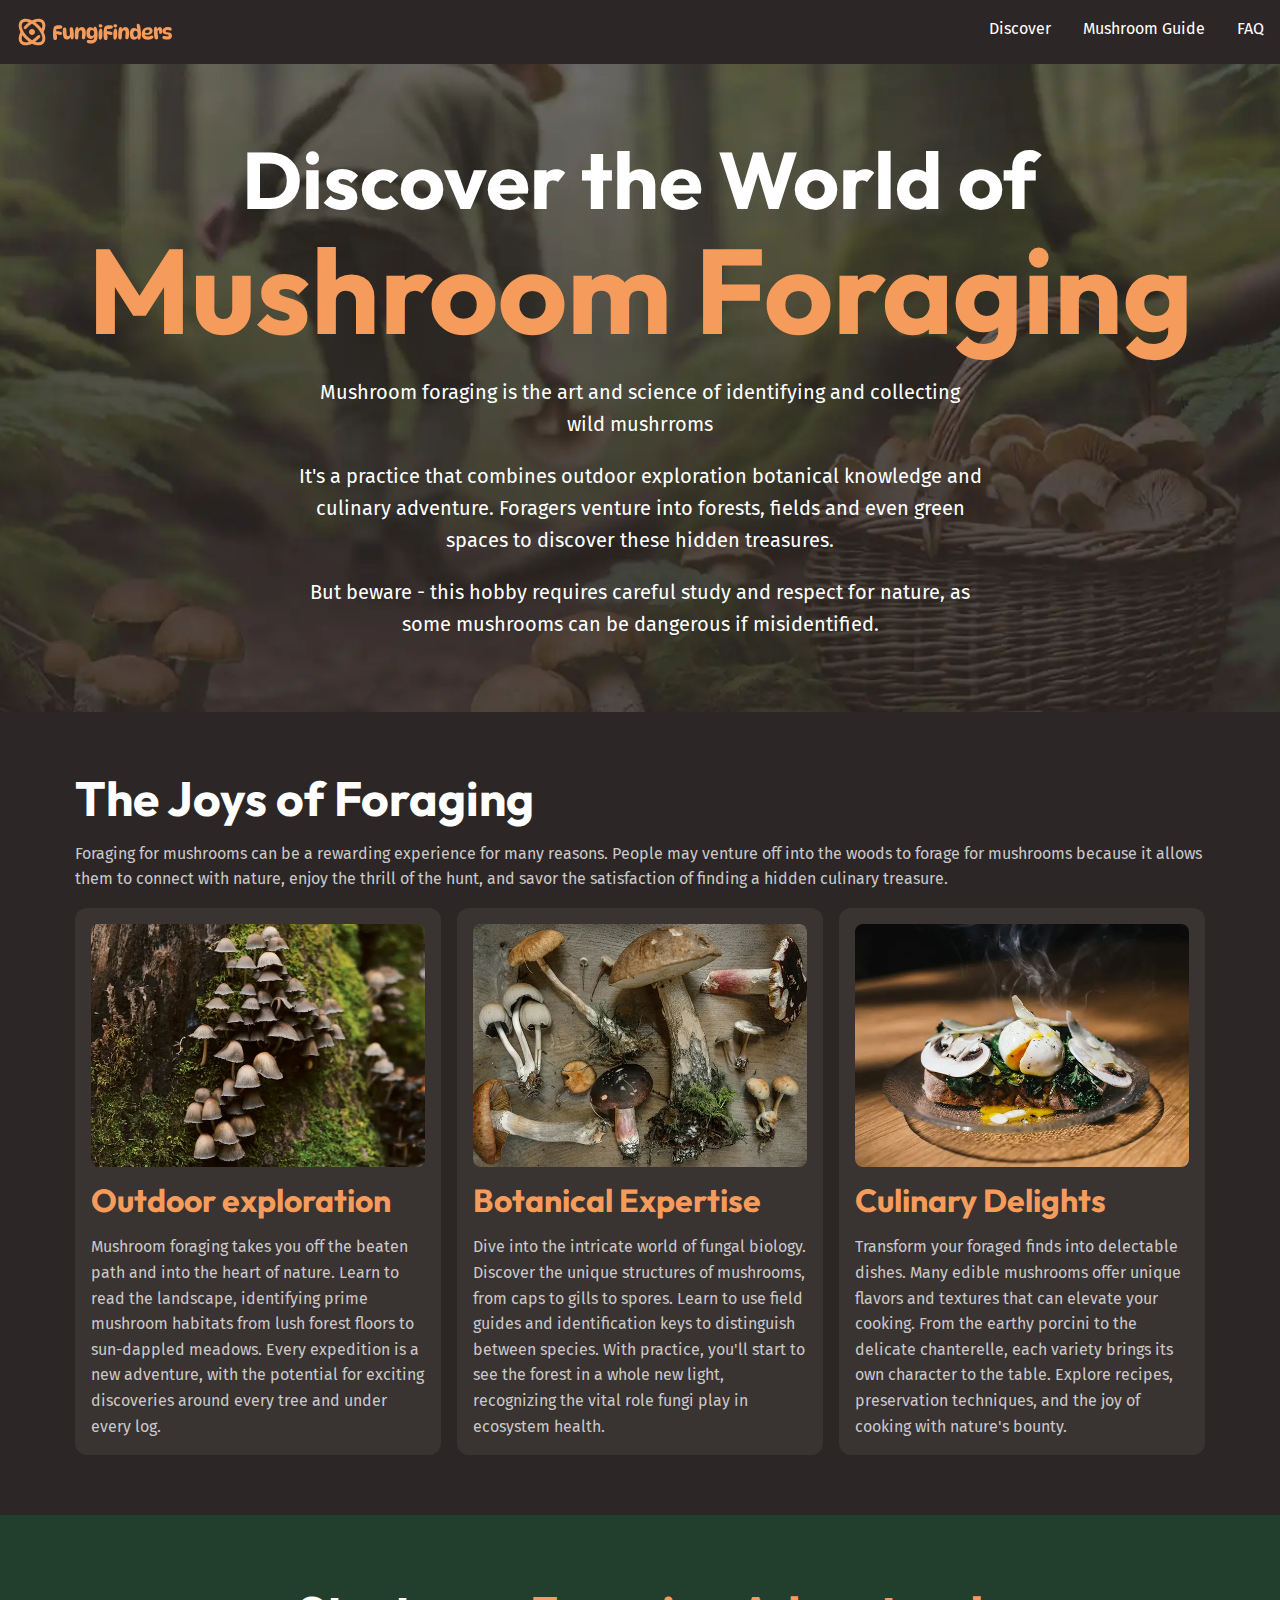
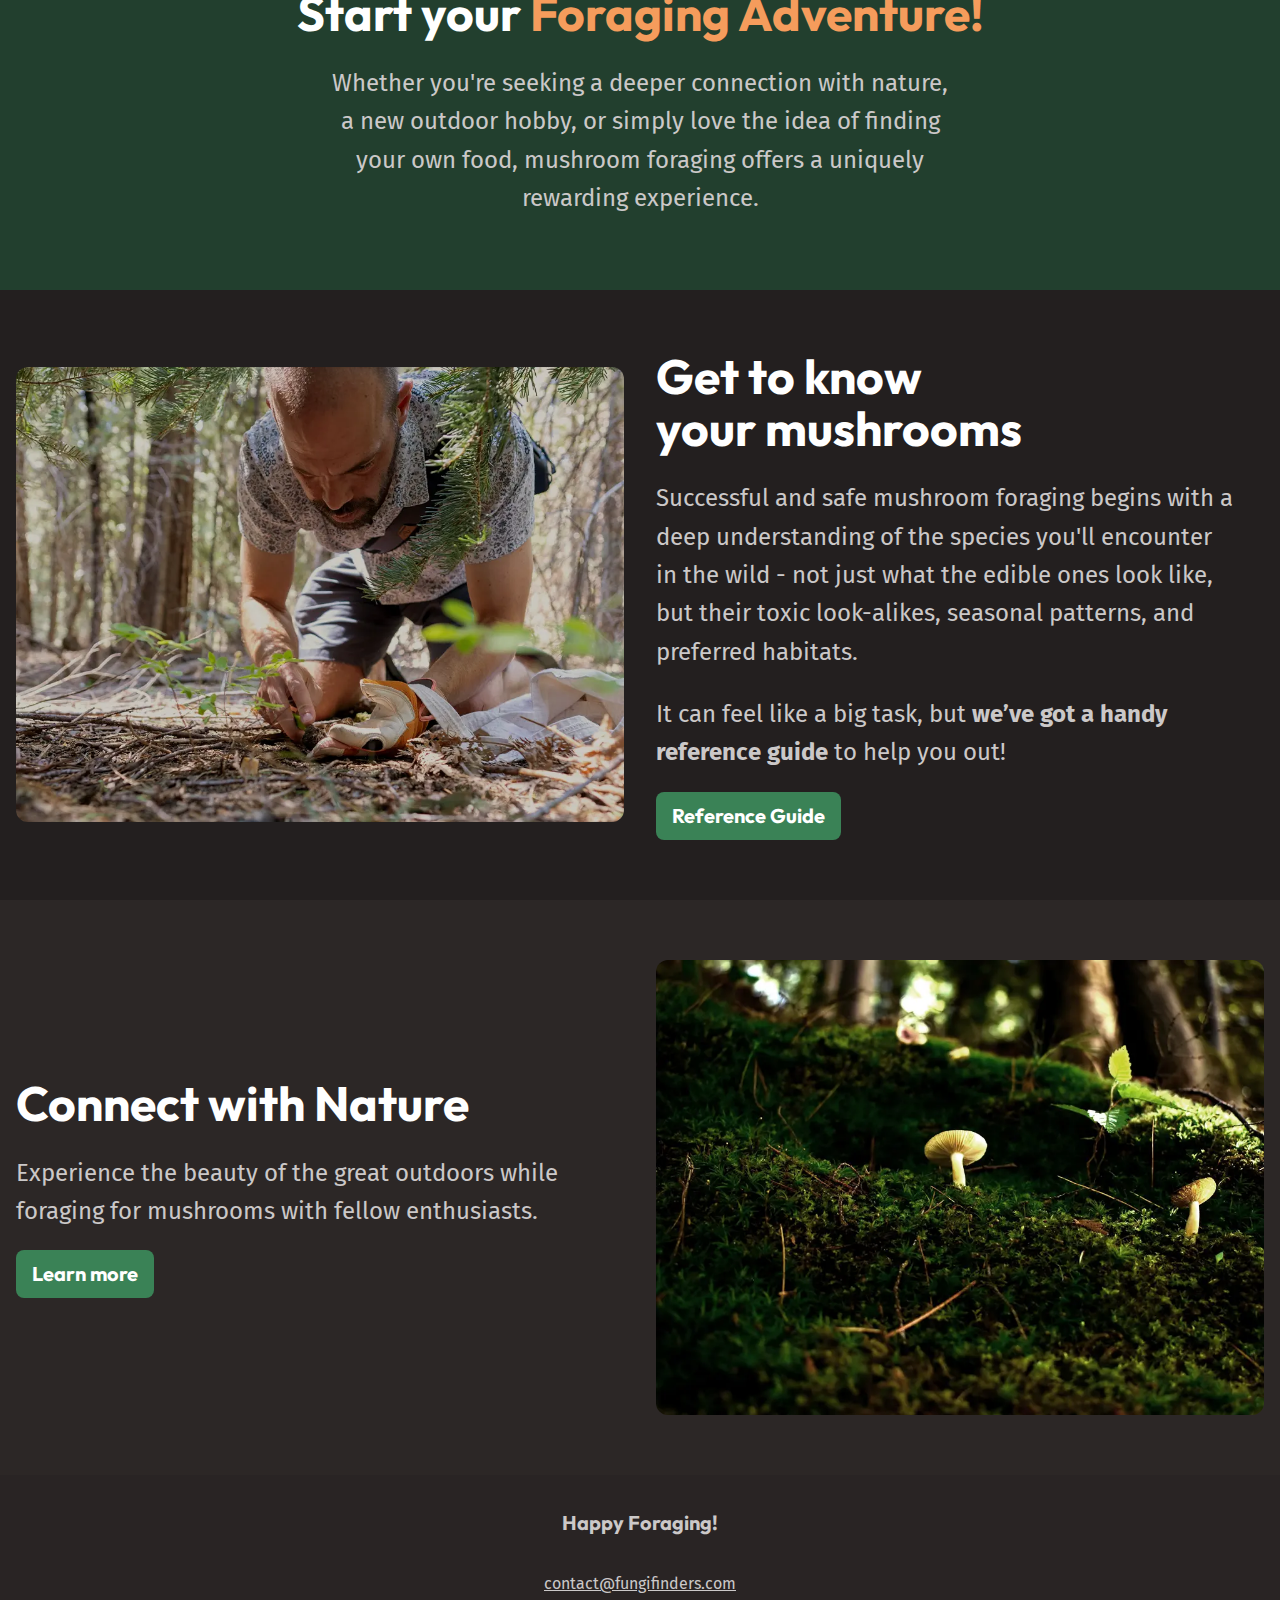
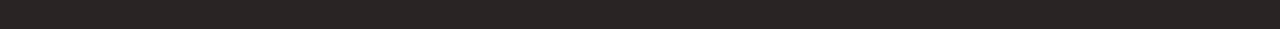
<file: index.html>
<!DOCTYPE html>
<html lang="en">
<head>
    <meta charset="UTF-8">
    <meta name="viewport" content="width=device-width, initial-scale=1.0">
    <link rel="preconnect" href="https://fonts.googleapis.com" />
    <link rel="preconnect" href="https://fonts.gstatic.com" crossorigin />
    <link
      href="https://fonts.googleapis.com/css2?family=Fira+Sans:wght@400;700&family=Outfit:wght@100..900&display=swap"
      rel="stylesheet"
    />
    <link rel="stylesheet" href="style.css"/>
    <script src="main.js" defer></script>
    <title>FungiFinders</title>
</head>
<body>
  <a class="skip-to-main" href="#main">Skip to main menu content</a>
    <header class="site-header">
        <div class="wrapper wrapper--wide">
          <div class="site-header__inner">
        <a href="/">
            <img class="logo" src="assets/fungi-finders.svg" />
        </a>
        <button aria-controls="primary-nav" aria-expanded="false">
          <img src="assets/hamburger.svg" alt="" />
            <span class="visually-hidden">Menu</span>
        </button>
        <nav id="primary-nav" class="primary-navigation">
            <ul>
                <li><a href="index.html">Discover</a></li>
                <li><a href="indexpage2.html">Mushroom Guide</a></li>
                <li><a href="indexpage2.html#faq">FAQ</a></li>
            </ul>
        </nav>
        </div>
      </div>  
    </header>

    <main id="main">
        <section class="hero section--compact flow">
          <div class="wrapper wrapper--wide">
            <h1 class="hero__title">Discover the World of <span>Mushroom Foraging</span></h1>
          </div> 
            <div class="wrapper wrapper--narrow flow">
            <p>
                Mushroom foraging is the art and science of identifying and collecting wild mushrroms
            </p>
            <p>
                It's a practice that combines outdoor exploration botanical knowledge and
                culinary adventure.  Foragers venture into forests, fields and even green spaces
                to discover these hidden treasures.
            </p>
            <p>
                But beware - this hobby requires careful study and respect for nature, 
                as some mushrooms can be dangerous if misidentified.
            </p>
          
        </div>
        </section>

        <section class="section">
          <div class="wrapper flow">
            <h2 class="section-title">The Joys of Foraging</h2>
            <p>Foraging for mushrooms can be a rewarding experience for many reasons.
                People may venture off into the woods to forage for mushrooms because
                it allows them to connect with nature, enjoy the thrill of the hunt, 
                and savor the satisfaction of finding a hidden culinary treasure.
            </p>
        

        <!--3 column layout-->
        <div class="equal-columns">
        <div class="card">
        <img src="assets/outdoor-exploration.webp" alt="Tightly grouped brown mushrooms growing up the side of a mossy tree trunk" />
        
            <h3 class="card__title">Outdoor exploration</h3>
            <p>
                Mushroom foraging takes you off the beaten path and into the
                heart of nature. Learn to read the landscape, identifying prime
                mushroom habitats from lush forest floors to sun-dappled
                meadows. Every expedition is a new adventure, with the potential
                for exciting discoveries around every tree and under every log.
            </p>
        </div>
        <div class="card">
            <img
              src="assets/botanical-expertise.webp"
              alt="Various harvested wild mushrooms on a table"
            />
            <h3 class="card__title">Botanical Expertise</h3>
            <p>
              Dive into the intricate world of fungal biology. Discover the
              unique structures of mushrooms, from caps to gills to spores.
              Learn to use field guides and identification keys to distinguish
              between species. With practice, you'll start to see the forest
              in a whole new light, recognizing the vital role fungi play in
              ecosystem health.
            </p>
          </div>
          <div class="card">
            <img
              src="assets/culinary-delight.webp"
              alt="A freshly cooked plate of food, still steaming, with several mushroom slices on it"
            />
            <h3 class="card__title">Culinary Delights</h3>
            <p>
              Transform your foraged finds into delectable dishes. Many edible
              mushrooms offer unique flavors and textures that can elevate
              your cooking. From the earthy porcini to the delicate
              chanterelle, each variety brings its own character to the table.
              Explore recipes, preservation techniques, and the joy of cooking
              with nature's bounty.
            </p>
          </div>
        </div>
        </div>
      </section>

        <section class="background-accent section--compact">
            <div class="wrapper wrapper--narrow">
              <div class="flow font-size-lg text-center">
                <h2 class="section-title">Start your <span class="text-brand">Foraging Adventure!</span></h2>
                <p>Whether you're seeking a deeper connection with nature, a new
                    outdoor hobby, or simply love the idea of finding your own food,
                    mushroom foraging offers a uniquely rewarding experience.
                  </p>
              </div>
            </div>
        </section>

        <section class="background-extra-dark section">
          <!--two columns-->
            <div class="wrapper wrapper--wide">
                <div class="equal-columns" 
                data-gap="large"
                data-alignment="centered">

                    
                    <div>
                        <img
                        src="assets/get-to-know.webp"
                        alt="A man on his hands and knees carefully digging a mushroom out of the forest floor"
                      />  
                    </div>
                    <div class="flow font-size-lg">
                        <h2 class="section-title">Get to know your mushrooms</h2>
                        <p>
                          Successful and safe mushroom foraging begins with a deep
                          understanding of the species you'll encounter in the wild - not
                          just what the edible ones look like, but their toxic
                          look-alikes, seasonal patterns, and preferred habitats.
                        </p>
                        <p>
                          It can feel like a big task, but
                          <strong>we’ve got a handy reference guide</strong> to help you
                          out!
                        </p>
                        <a class="button" href="/mushroom-guide.html"
                          ><span class="visually-hidden"
                            >Get to know your mushrooms by using our handy</span>
                          Reference Guide</a>  
                    </div>
                </div>
            </div>
        </section>

        <section class="section">
          <!--two columns-->
            <div class="wrapper wrapper--wide">
                <div class="equal-columns"
                    data-gap="large"
                    data-alignment="centered">
               
             <div class="flow font-size-lg">
                <h2 class="section-title">Connect with Nature</h2>
                <p>
                  Experience the beauty of the great outdoors while foraging for
                  mushrooms with fellow enthusiasts.
                </p>
                <a class="button" href="#"
                  >Learn more
                  <span class="visually-hidden"
                    >about mushrooms with our handy mushroom guide</span>
                </a>
              </div>
              <div>
                <img
                  src="assets/nature.webp"
                  alt="A few small yellowish mushrooms growing on a mossy forest floor"
                />
              </div>     
                </div>
            </div>
        </section>           
    </main>

    <footer class="site-footer">
        <p class="site-footer__title">Happy Foraging!</p>
        <a href="mailto:contact@fungifinders.com">contact@fungifinders.com</a>  
    </footer>
    
</body>
</html>
</file>
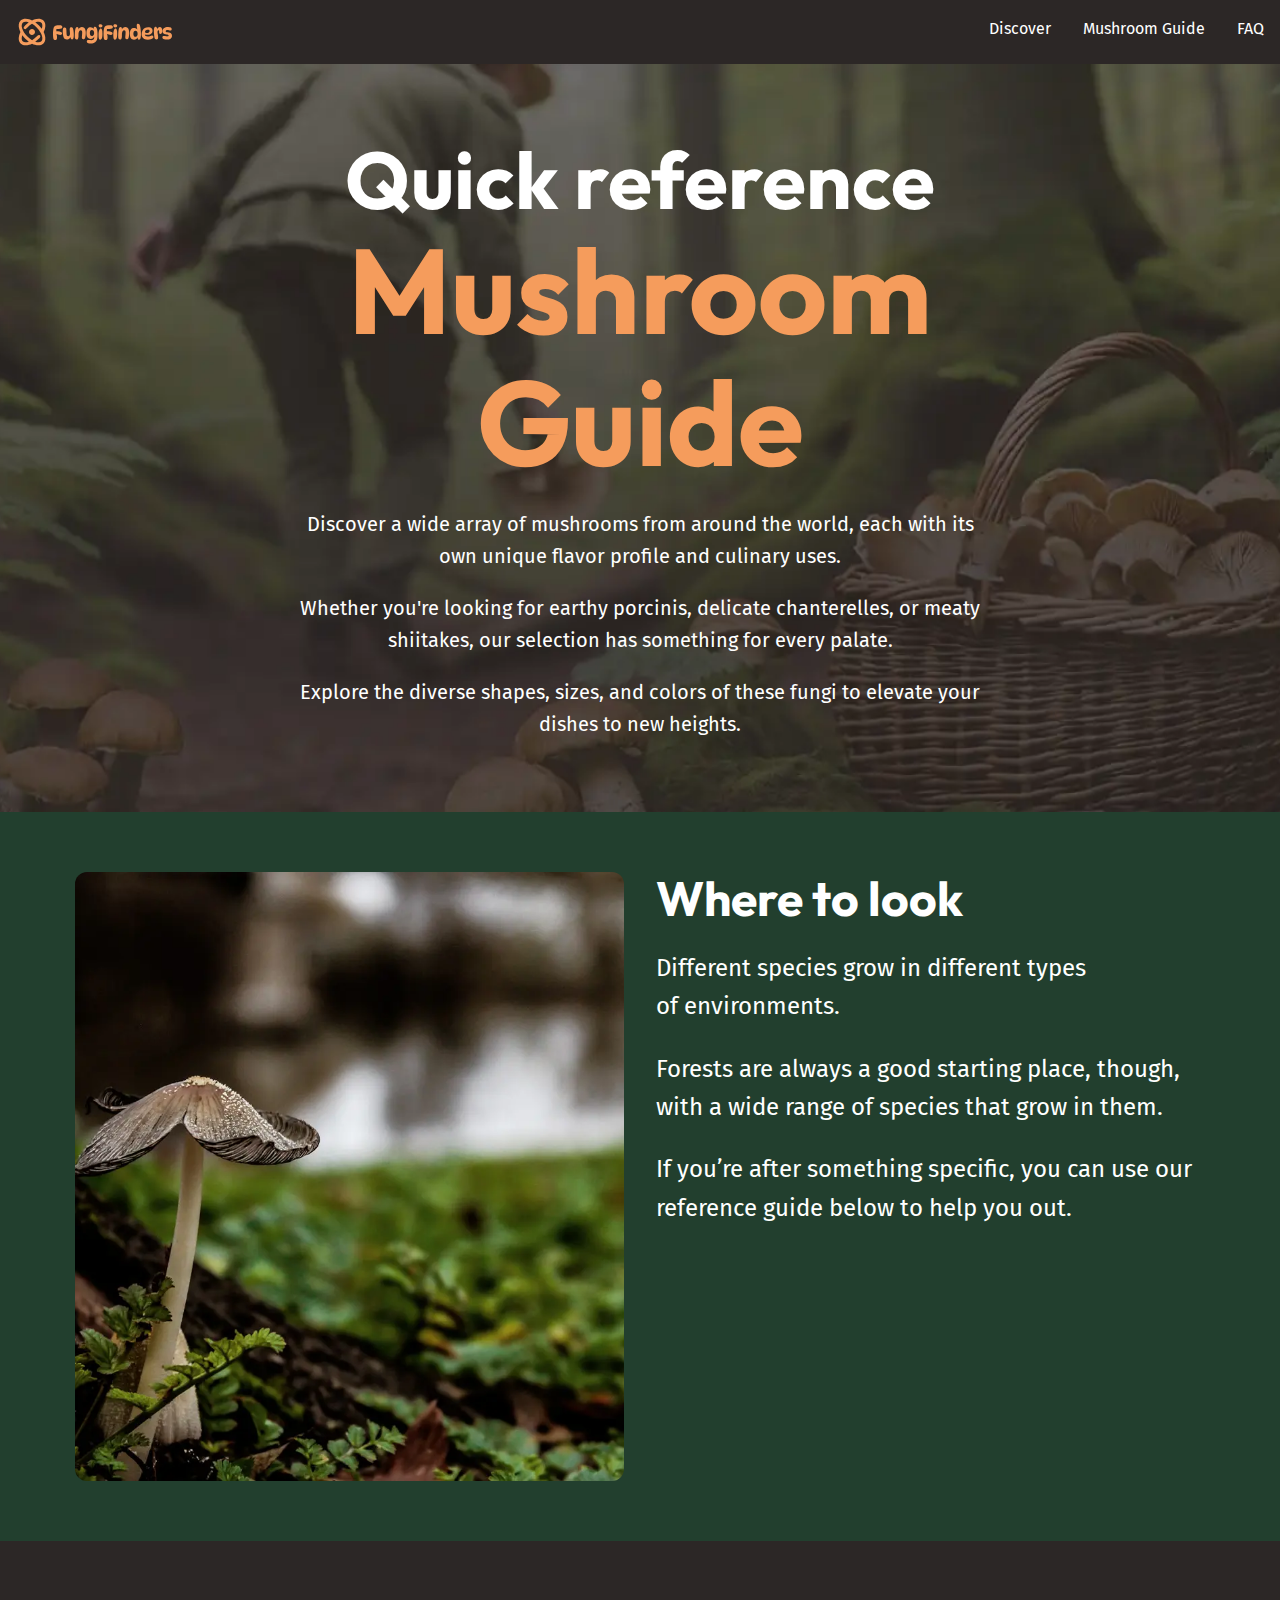
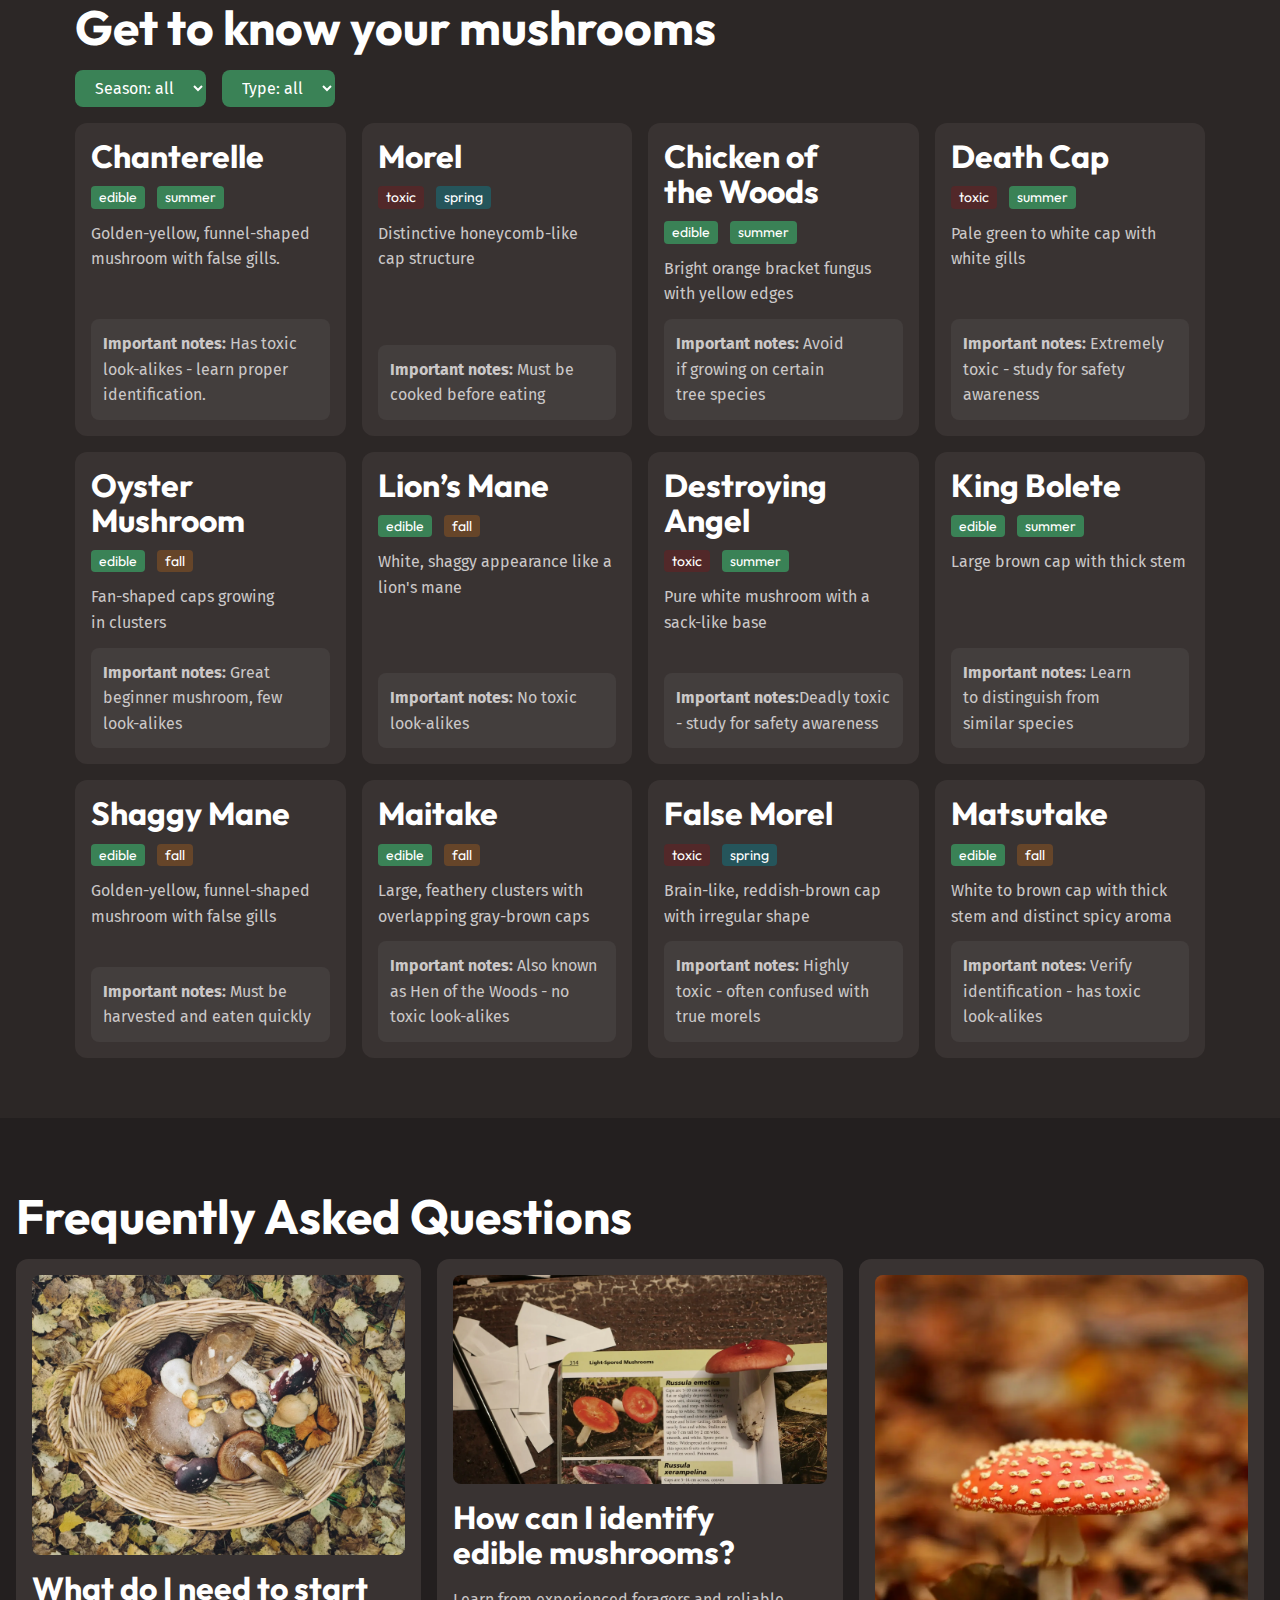
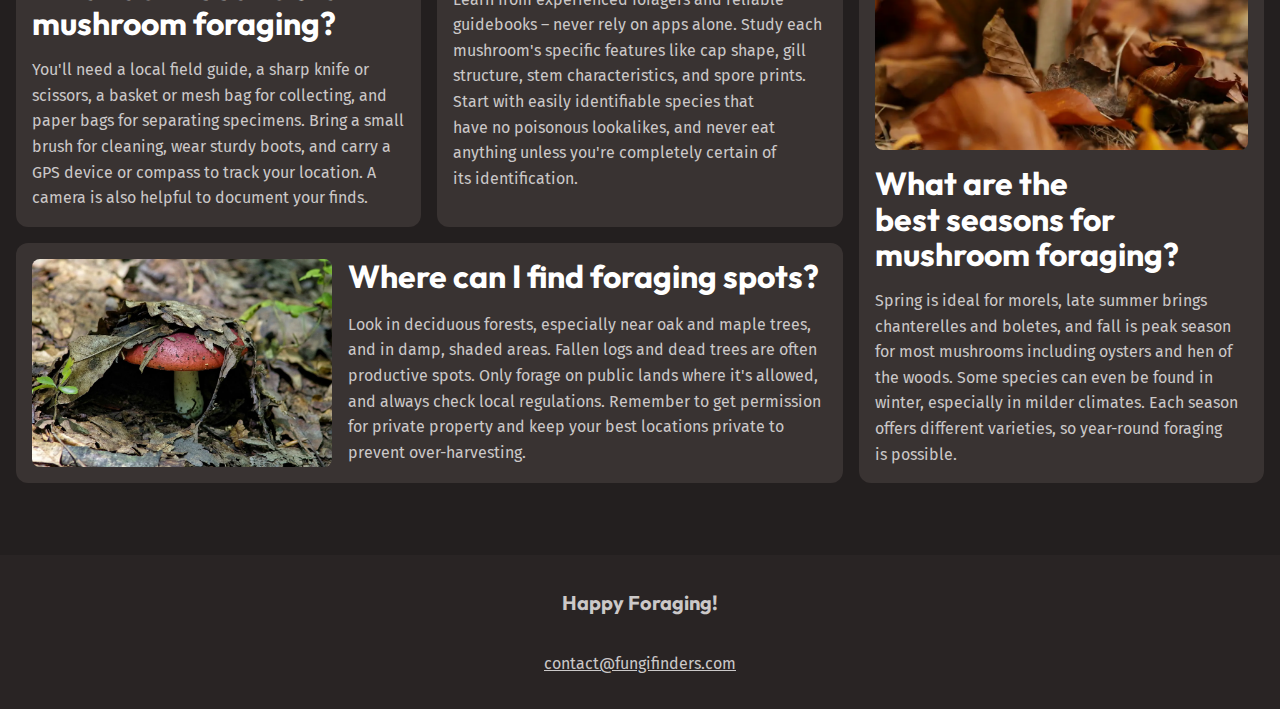
<file: indexpage2.html>
<!DOCTYPE html>
<html lang="en">
<head>
    <meta charset="UTF-8">
    <meta name="viewport" content="width=device-width, initial-scale=1.0">
    <link rel="preconnect" href="https://fonts.googleapis.com" />
    <link rel="preconnect" href="https://fonts.gstatic.com" crossorigin />
    <link
      href="https://fonts.googleapis.com/css2?family=Fira+Sans:wght@400;700&family=Outfit:wght@100..900&display=swap"
      rel="stylesheet"
    />
    <link rel="stylesheet" href="style.css"/>
    <script src="main.js" defer></script>
    <script src="mushroom-filter.js" defer></script>
    <title>FungiFinders</title>
</head>
<body>
  <a class="skip-to-main" href="#main">Skip to main menu content</a>
    <header class="site-header">
        <div class="wrapper wrapper--wide">
          <div class="site-header__inner">
        <a href="/">
            <img class="logo" src="assets/fungi-finders.svg" />
        </a>
        <button aria-controls="primary-nav" aria-expanded="false">
          <img src="assets/hamburger.svg" alt="" />
            <span class="visually-hidden">Menu</span>
        </button>
        <nav id="primary-nav" class="primary-navigation">
            <ul>
                <li><a href="index.html">Discover</a></li>
                <li><a href="indexpage2.html">Mushroom Guide</a></li>
                <li><a href="indexpage2.html#faq">FAQ</a></li>
            </ul>
        </nav>
        </div>
      </div>  
    </header>

    <main id="main">
        <section class="hero section--compact flow">
          <div class="wrapper wrapper--narrow">
            <h1 class="hero__title">Quick reference <span>Mushroom Guide</span></h1>
          </div> 
            <div class="wrapper wrapper--narrow flow">
            <p>
              Discover a wide array of mushrooms from around the world, 
              each with its own unique flavor profile and culinary uses.
            </p>
            <p>
              Whether you're looking for earthy porcinis, delicate chanterelles, 
              or meaty shiitakes, our selection has something for every palate.
            </p>
            <p>
              Explore the diverse shapes, sizes, and colors of these fungi to elevate your dishes to new heights.
            </p>
          
        </div>
        </section>

        <!-- where to look -->
        <section class="background-accent section">
          <div class="wrapper">
            <div class="equal-columns"
              data-gap="large"
              data-vertical-alignment="centered">
            
              <div>
                <img src="assets/where-to-look.webp" alt="A closeup of a mushroom growing on a lush green forest floor">
              </div>
              <div class="flow font-size-lg text-high-contrast">
                <h2 class="section-title">Where to look</h2>
                <p>Different species grow in different types of environments.</p>
                <p>Forests are always a good starting place, though, with a wide range of species that grow in them.</p>
                <p>If you’re after something specific, you can use our reference guide below to help you out.</p>
              </div>
            </div>
          </div>
        
        </section>

        <section class="mushroom-guide section">
          <div class="wrapper flow">
            <h2 class="section-title">Get to know your mushrooms</h2>
          <div class="flex-group">
            <select name="season" id="season" hidden>
              <option value="all">Season: all</option>
              <option value="spring">Spring</option>
              <option value="summer">Summer</option>
              <option value="fall">Fall</option>
            </select>
            <select name="edible" id="edible" hidden>
              <option value="all">Type: all</option>
              <option value="edible">Edible</option>
              <option value="toxic">Toxic</option>
            </select>
          </div>
            <!-- grid of mushrooms -->
            <div class="grid-auto-fill">
              <!-- 12 cards here -->
               <div class="card">
                <h3 class="card__title">Chanterelle</h3>
                <ul class="tag-list" role="list" aria-label="Mushroom characteristics">
                  <li data-edible="edible">
                    <span class="visually-hidden">This mushroom is</span>
                  edible
                  </li>
                  

                  <li data-season="summer">
                    <span class="visually-hidden"
                    >You can harvest this mushroom in the</span>
                    summer
                  </li>
                  
              </ul>
              <p>Golden-yellow, funnel-shaped mushroom with false gills.
              </p>
              <div class="card__note">
                <strong>Important notes:</strong>
                Has toxic look-alikes - learn proper identification.
              </div>
              </div>
               

               <div class="card">
                <h3 class="card__title">Morel</h3>
                <ul
                  class="tag-list"
                  role="list"
                  aria-label="Mushroom characteristics"
                >
                  <li data-edible="toxic">
                    <span class="visually-hidden">This mushroom is</span>
                    toxic
                  </li>
                  <li data-season="spring">
                    <span class="visually-hidden"
                      >You can harvest this mushroom in the</span
                    >
                    spring
                  </li>
                </ul>
  
                <p>Distinctive honeycomb-like cap structure</p>
                <p class="card__note">
                  <strong>Important notes:</strong> Must be cooked before eating
                </p>
              
              
              </div>

              <div class="card">
                <h3 class="card__title">Chicken of the Woods</h3>
                <ul
                  class="tag-list"
                  role="list"
                  aria-label="Mushroom characteristics"
                >
                  <li data-edible="edible">
                    <span class="visually-hidden">This mushroom is</span>
                    edible
                  </li>
                  <li data-season="summer">
                    <span class="visually-hidden"
                      >You can harvest this mushroom in the</span
                    >
                    summer
                  </li>
                </ul>
  
                <p>Bright orange bracket fungus with yellow edges</p>
                <p class="card__note">
                  <strong>Important notes:</strong> Avoid if growing on certain
                  tree species
                </p>
              </div>
            
            <div class="card">
              <h3 class="card__title">Death Cap</h3>
              <ul
                class="tag-list"
                role="list"
                aria-label="Mushroom characteristics"
              >
                <li data-edible="toxic">
                  <span class="visually-hidden">This mushroom is</span>
                  toxic
                </li>
                <li data-season="summer">
                  <span class="visually-hidden"
                    >You can harvest this mushroom in the</span
                  >
                  summer
                </li>
              </ul>

              <p>Pale green to white cap with white gills</p>
              <p class="card__note">
                <strong>Important notes:</strong> Extremely toxic - study for
                safety awareness
              </p>
            </div>

            <div class="card">
              <h3 class="card__title">Oyster Mushroom</h3>
              <ul
                class="tag-list"
                role="list"
                aria-label="Mushroom characteristics"
              >
                <li data-edible="edible">
                  <span class="visually-hidden">This mushroom is</span>
                  edible
                </li>
                <li data-season="fall">
                  <span class="visually-hidden"
                    >You can harvest this mushroom in the</span
                  >
                  fall
                </li>
              </ul>

              <p>Fan-shaped caps growing in clusters</p>
              <p class="card__note">
                <strong>Important notes:</strong> Great beginner mushroom, few
                look-alikes
              </p>
            </div>

            <div class="card">
              <h3 class="card__title">Lion’s Mane</h3>
              <ul
                class="tag-list"
                role="list"
                aria-label="Mushroom characteristics"
              >
                <li data-edible="edible">
                  <span class="visually-hidden">This mushroom is</span>
                  edible
                </li>
                <li data-season="fall">
                  <span class="visually-hidden"
                    >You can harvest this mushroom in the</span
                  >
                  fall
                </li>
              </ul>

              <p>White, shaggy appearance like a lion's mane</p>
              <p class="card__note">
                <strong>Important notes:</strong> No toxic look-alikes
              </p>
            </div>

            <div class="card">
              <h3 class="card__title">Destroying Angel</h3>
              <ul
                class="tag-list"
                role="list"
                aria-label="Mushroom characteristics"
              >
                <li data-edible="toxic">
                  <span class="visually-hidden">This mushroom is</span>
                  toxic
                </li>
                <li data-season="summer">
                  <span class="visually-hidden"
                    >You can harvest this mushroom in the</span
                  >
                  summer
                </li>
              </ul>

              <p>Pure white mushroom with a sack-like base</p>
              <p class="card__note">
                <strong>Important notes:</strong>Deadly toxic - study for safety
                awareness
              </p>
            </div>
            
            <div class="card">
              <h3 class="card__title">King Bolete</h3>
              <ul
                class="tag-list"
                role="list"
                aria-label="Mushroom characteristics"
              >
                <li data-edible="edible">
                  <span class="visually-hidden">This mushroom is</span>
                  edible
                </li>
                <li data-season="summer">
                  <span class="visually-hidden"
                    >You can harvest this mushroom in the</span
                  >
                  summer
                </li>
              </ul>

              <p>Large brown cap with thick stem</p>
              <p class="card__note">
                <strong>Important notes:</strong> Learn to distinguish from
                similar species
              </p>
            </div>
            
            <div class="card">
              <h3 class="card__title">Shaggy Mane</h3>
              <ul
                class="tag-list"
                role="list"
                aria-label="Mushroom characteristics"
              >
                <li data-edible="edible">
                  <span class="visually-hidden">This mushroom is</span>
                  edible
                </li>
                <li data-season="fall">
                  <span class="visually-hidden"
                    >You can harvest this mushroom in the</span
                  >
                  fall
                </li>
              </ul>

              <p>Golden-yellow, funnel-shaped mushroom with false gills</p>
              <p class="card__note">
                <strong>Important notes:</strong> Must be harvested and eaten
                quickly
              </p>
            </div>
            
            <div class="card">
              <h3 class="card__title">Maitake</h3>
              <ul
                class="tag-list"
                role="list"
                aria-label="Mushroom characteristics"
              >
                <li data-edible="edible">
                  <span class="visually-hidden">This mushroom is</span>
                  edible
                </li>
                <li data-season="fall">
                  <span class="visually-hidden"
                    >You can harvest this mushroom in the</span
                  >
                  fall
                </li>
              </ul>

              <p>Large, feathery clusters with overlapping gray-brown caps</p>
              <p class="card__note">
                <strong>Important notes:</strong> Also known as Hen of the Woods
                - no toxic look-alikes
              </p>
            </div> 

            <div class="card">
              <h3 class="card__title">False Morel</h3>
              <ul
                class="tag-list"
                role="list"
                aria-label="Mushroom characteristics"
              >
                <li data-edible="toxic">
                  <span class="visually-hidden">This mushroom is</span>
                  toxic
                </li>
                <li data-season="spring">
                  <span class="visually-hidden"
                    >You can harvest this mushroom in the</span
                  >
                  spring
                </li>
              </ul>

              <p>Brain-like, reddish-brown cap with irregular shape</p>
              <p class="card__note">
                <strong>Important notes:</strong> Highly toxic - often confused
                with true morels
              </p>
            </div>

            <div class="card">
              <h3 class="card__title">Matsutake</h3>
              <ul
                class="tag-list"
                role="list"
                aria-label="Mushroom characteristics"
              >
                <li data-edible="edible">
                  <span class="visually-hidden">This mushroom is</span>
                  edible
                </li>
                <li data-season="fall">
                  <span class="visually-hidden"
                    >You can harvest this mushroom in the</span
                  >
                  fall
                </li>
              </ul>

              <p>White to brown cap with thick stem and distinct spicy aroma</p>
              <p class="card__note">
                <strong>Important notes:</strong> Verify identification - has
                toxic look-alikes
              </p>
            </div>
            </div>
            <div class="no-matches" hidden>No matches for these filters</div>
          </div>
        </section>

        <!-- faq"s -->
        <section id="faq" class="background-extra-dark section--compact">
          
          <div class="wrapper wrapper--wide flow">
          <h2 class="section-title">Frequently Asked Questions</h2>
            <div class="faq-bento">

            <div class="card">
              <img src="assets/start-foraging.webp" alt="a basketful of wild mushrooms" />
              <h3 class="card__title">What do I need to start mushroom foraging?</h3>
              <p>You'll need a local field guide, a sharp knife or scissors, a basket or mesh bag for collecting, and paper bags for separating specimens. 
                  Bring a small brush for cleaning, wear sturdy boots, and carry a GPS device or compass to track your location. 
                  A camera is also helpful to document your finds.
                </p> 
            </div>

            <div class="card">
              <img src="assets/identify-mushrooms.webp" alt="A mushroom on top of a book showing information about that mushrrom" />
              <h3 class="card__title">How can I identify edible mushrooms?</h3>
              <p>Learn from experienced foragers and reliable guidebooks – never rely on apps alone. 
                  Study each mushroom's specific features like cap shape, gill structure, stem characteristics, and spore prints. 
                  Start with easily identifiable species that have no poisonous lookalikes, and never eat anything unless you're completely certain of its identification.
                </p>
            </div>

            <div class="card">
              <img src="assets/where-to-find.webp" alt="A mushroom with a red cap, poking out from a pile of leaves" />
              <h3 class="card__title">Where can I find foraging spots?</h3>
              <p>Look in deciduous forests, especially near oak and maple trees, and in damp, shaded areas. 
                  Fallen logs and dead trees are often productive spots. 
                  Only forage on public lands where it's allowed, and always check local regulations. Remember to get permission for private property and keep your best locations private to prevent over-harvesting.
                </p>
            </div>

            <div class="card">
              <img src="assets/best-seasons.webp" alt="A red capped mushrooms with white dots, growing up from leafy forest floor." />
              <h3 class="card__title">What are the best seasons for mushroom foraging?</h3>
              <p>
                Spring is ideal for morels, late summer brings chanterelles and boletes, 
                and fall is peak season for most mushrooms including oysters and hen of the woods. 
                Some species can even be found in winter, especially in milder climates. Each season offers different varieties, so year-round foraging is possible.
              </p>
            </div>
          </div>

          </div>

        </section>             
    </main>

    <footer class="site-footer">
        <p class="site-footer__title">Happy Foraging!</p>
        <a href="mailto:contact@fungifinders.com">contact@fungifinders.com</a>  
    </footer>
    
</body>
</html>
</file>
<file: style.css>
@view-transition {
  navigation : auto;
} 

@layer reset {
  /* Box sizing rules */
  *,
  *::before,
  *::after {
    box-sizing: border-box;
  }
  
  /* Prevent font size inflation */
  html {
    -moz-text-size-adjust: none;
    -webkit-text-size-adjust: none;
    text-size-adjust: none;
  }
  
  /* Remove default margin in favour of better control in authored CSS */
  body, 
  h1, 
  h2, 
  h3, 
  h4, 
  p,
  figure, 
  blockquote, 
  dl, 
  dd {
    margin: 0;
  }
  
  /* Remove list styles on ul, ol elements with a list role, which suggests default styling will be removed */
  [role='list'] {
    list-style: none;
    margin: 0;
    padding: 0;
  }
  
  /* Set core body defaults */
  body {
    min-block-size: 100vh;
    line-height: 1.6;
  }
  
  /* Set shorter line heights on headings and interactive elements */
  h1, 
  h2, 
  h3, 
  button, 
  input, 
  label {
    line-height: 1.1;
  }
  
  /* Balance text wrapping on headings */
  h1, 
  h2,
  h3, 
  h4 {
    text-wrap: balance;
  }
  
  p,
  li {
      text-wrap: pretty;
  }
  
  
  
  /* Make images easier to work with */
  img,
  picture {
    max-inline-size: 100%;
    display: block;
  }
  
  /* Inherit fonts for inputs and buttons */
  input, 
  button,
  textarea, 
  select {
    font: inherit; 
  }
  }
  
  @layer base {
      :root {
          --clr-white: hsl(0, 0%, 100%);
          --clr-gray-100: hsl(0, 2%, 79%);
          --clr-brand-400: hsl(25, 88%, 75%);
          --clr-brand-500: hsl(25, 88%, 66%);
          --clr-green-400: hsl(143, 19%, 49%);
          --clr-green-500: hsl(143, 38%, 37%);
          --clr-green-600: hsl(145, 29%, 19%);
          --clr-brown-500: hsl(10, 5%, 25%);
          --clr-brown-600: hsl(9, 7%, 21%);
          --clr-brown-700: hsl(9, 8%, 16%);
          --clr-brown-800: hsl(0, 6%, 15%);
          --clr-brown-900: hsl(0, 6%, 13%);
        
          --clr-orange-500: hsl(28, 43%, 28%);
          --clr-red-500: hsl(359, 34%, 24%);
          --clr-teal-500: hsl(186, 42%, 25%);
  
          --ff-heading: "Outfit", sans-serif;
          --ff-body: "Fira Sans", sans-serif;
         
          --fs-300: 0.875rem;
    --fs-400: 1rem;
    --fs-500: 1.125rem;
    --fs-600: 1.25rem;
    --fs-700: 1.5rem;
    --fs-800: 2rem;
    --fs-900: 3.75rem;
    --fs-1000: 3.75rem;
  
    @media (width > 760px) {
      --fs-500: 1.25rem;
      --fs-600: 1.5rem;
      --fs-700: 2rem;
      --fs-800: 3rem;
      --fs-900: 5rem;
      --fs-1000: 7.5rem;
          }
      }
      /* highlighting syntax */
      :root {
          --text-main: var(--clr-gray-100);
      --text-high-contrast: var(--clr-white);
      --text-brand: var(--clr-brand-500);
      --text-brand-light: var(--clr-brand-400);
  
      --background-accent-light: var(--clr-green-400);
      --background-accent-main: var(--clr-green-500);
      --background-accent-dark: var(--clr-green-600);
  
      --background-extra-light: var(--clr-brown-500);
      --background-light: var(--clr-brown-600);
      --background-main: var(--clr-brown-700);
      --background-dark: var(--clr-brown-800);
      --background-extra-dark: var(--clr-brown-900);
  
      --font-size-heading-sm: var(--fs-700);
      --font-size-heading-regular: var(--fs-800);
      --font-size-heading-lg: var(--fs-900);
      --font-size-heading-xl: var(--fs-1000);
  
      --font-size-sm: var(--fs-300);
      --font-size-regular: var(--fs-400);
      --font-size-md: var(--fs-500);
      --font-size-lg: var(--fs-600);
  
      --border-radius-1: 0.25rem;
      --border-radius-2: 0.5rem;
      --border-radius-3: 0.75rem;
      }
  
      /* Global styles */
      html {
          font-family: var(--ff-body);
          line-height: 1.6;
          scroll-padding: 3rem;
      }

      @media (prefers-reduced-motion: no-preference) {
        html {
          scroll-behavior: smooth;
        }
      }
  
      body {
          font-size: var(--font-size-regular);
          color: var(--text-main);
          background-color: var(--background-main);
      }
  
      h1,
      h2,
      h3,
      h4 {
          font-family: var(--ff-heading);
          color: var(--text-high-contrast);
          font-weight: 700;
      }
  
      h1 {
          font-size: var(--font-size-heading-lg);
      }
  
      a {
          color: var(--text-high-contrast);
        }
      
        a:hover,
        a:focus-visible {
          color: var(--text-brand-light);
        }
  
        img {
          border-radius: var(--border-radius-3);
        }
  
  }
  
  @layer layout {
  
    .flex-group {
      display: flex;
      flex-wrap: wrap;
      gap: 1rem;
    }
  
    /* selects all siblings of an element, except the first one */
    .flow > * + * {
      margin-block-start: var(--flow-space, 1em);
    }
  
    .grid-flow {
      display: grid;
      gap: var(--grid-flow-gap, 1rem);
    }
  
    .grid-auto-fill {
      --af-min-col-size: 250px;
      display: grid;
      gap: 1rem;
      grid-template-columns: 
        repeat(auto-fill, minmax(min(var(--af-min-col-size), 100%), 1fr));
    }
  
  
  
    .equal-columns {
      display: grid;
      gap: var(--equal-columns-gap, 1rem);
      align-items: var(--equal-columns-vertical-alignment, stretch);
  
      @media (width > 760px) {
        grid-auto-flow: column;
        grid-auto-columns: 1fr;
      }
      &[data-gap="large"] {
        gap: 2rem;
      }
  
      &[data-alignment="centered"] {
        --equal-columns-vertical-alignment: center;
      }
    }
    
  
    .section {
      
      padding-block: 3.75rem;
  
      @media (min-width > 760px) {
        padding-block: 8rem;
      }
    }
    .section--compact  {
      padding-block: 4.5rem;
    }
  
    .wrapper {
      --wrapper-max-width: calc(1130px + 2rem);
      --wrapper-padding: 1rem;
  
      max-width: var(--wrapper-max-width);
      margin-inline: auto;
      padding-inline: var(--wrapper-padding);
  
      /* or box-sizing: content box to get rid of problem
        with getting max-width correct sizing from Figma*/
    }
  
    /* modifiers */
    .wrapper--wide {
      --wrapper-max-width: 1330px;
    }
  
    .wrapper--narrow {
      --wrapper-max-width: 720px;
    }
  }
  
  @layer components {
    .skip-to-main:not(:focus) {
      clip: rect(0 0 0 0);
          clip-path: inset(50%);
          height: 1px;
          overflow: hidden;
          position: absolute;
          white-space: nowrap;
          width: 1px;
    }
  
    .skip-to-main {
      position: absolute;
      background-color: var(--background-accent-main);
      padding: 1rem;
      border-radius: var(--border-radius-2);
    }
    
    .site-header {
      padding-block: 1rem;
    }
    .site-header__inner {
      display: flex;
      flex-wrap: wrap;
      gap: 0.5rem 2rem;
      justify-content: space-between;
    }
  
    [aria-controls="primary-nav"] {
      z-index: 100;
      cursor: pointer;
      background: transparent;
      border: 0;
  
      img {
        border-radius: 0;
      }
    }
  
    [aria-controls="primary-nav"] {
      display: none;
    }
      .primary-navigation {
      ul {
      display: flex;
      gap: 0.5rem 2rem;
      flex-wrap: wrap;
      list-style: none;
      margin: 0;
      padding: 0;
    }
  
    a {
      text-decoration: none;
    }
  
    @media (width < 760px) {
      display: none;
  
      position: absolute;
      z-index: 10;
      top: 0;
      right: 0;
      font-size: var(--font-size-lg);
      font-weight: 700;
      font-family: var(--ff-heading);
      background-color: var(--background-accent-main);
      padding: 2rem;
      border-radius: 0 0 0 var(--border-radius-3);
  
      ul {
        gap: 0;
        flex-direction: column;
      }
  
      li + li {
        margin-top: 1.5rem;
        padding-top: 1.5rem;
        border-top: 2px solid var(--background-accent-light);
      }
    }
    
  }
  
  @media (width < 760px) {
    [aria-controls="primary-nav"] {
      display: block;
    }
    [aria-expanded="true"] + .primary-navigation {
      display: block;
    }
  }
  
  
    .hero {
      text-align: center;
      font-size: var(--font-size-md);
      color: var(--text-high-contrast);
      background-image: url(assets/hero.webp);
      background-size: cover;
      background-position: center;
    }
    .hero__title {
      font-size: var(--font-size-heading-lg);
      
      span {
        font-size: var(--font-size-heading-xl);
        color: var(--text-brand);
        /* to force a lone word onto separate line */
        display: block;
      }
    }
  
    .mushroom-guide {
      --card-title-font-size: var(--font-size-lg);
      --card-title-color: var(--text-high-contrast);
      --card-gap: 0.75rem;
    }

    .faq-bento {
      --card-title-color: var(--text-high-contrast);
      
      display: grid;
      gap: 1rem;

      grid-template-areas: 
        "card-one"
        "card-two"
        "card-three"
        "card-four";

        .card:nth-child(1) {
          grid-area: card-one;
        }
        .card:nth-child(2) {
          grid-area: card-two;
        }
        .card:nth-child(3) {
          grid-area: card-three;
        }
        .card:nth-child(4) {
          grid-area: card-four;
        }
          .card:nth-child(4) > img {
            height: 100%;
          object-fit: cover;
           
         }
         

        
         @media (min-width: 600px) and (max-width: 899px) {
          grid-template-columns: repeat(2, 1fr);
          grid-template-areas: 
            "card-one card-two"
            "card-three card-four";

          .card:nth-child(even) img {
            order: 3;
          }     
        }

        @media (width > 900px) {
          grid-template-columns: repeat(3, 1fr);
          grid-template-areas: 
            "card-one card-two card-four"
            "card-three card-three card-four";

            .card:nth-child(3) {
              display: grid;
              grid-template-columns: 300px 1fr;

              img {
                grid-column: 1 / 2;
                grid-row: 1 / 3;
              }
            }
        }
    }

    
    .card {
      display: flex;
      flex-direction: column;
      gap: var(--card-gap, 1rem);
      padding: 1rem;
      background-color: var(--background-light);
      border-radius: var(--border-radius-3);
  
      img {
        border-radius: var(--border-radius-2);
      }
    }
  
    .card__title {
      font-size: var(--card-title-fs, 
      var(--font-size-heading-sm));
  
      color: var(--card-title-color, 
      var(--text-brand));
    }
  
    .card__note {
      background-color: var(--background-extra-light);
      padding: .75rem;
      border-radius: var(--border-radius-2);
      margin-block-start: auto;
    }
  
    .tag-list {
      display: flex;
      gap: var(--tag-list-gap, 12px);
      flex-wrap: wrap;
  
      > li {
        font-family: var(--ff-heading);
        font-size: var(--font-size-sm);
        color: var(--text-high-contrast);
        padding: 0 0.5rem;
        
        border-radius: var(--border-radius-1);
      }
  
      [data-edible="edible"] {
        background-color: var(--background-accent-main);
      }
      [data-edible="toxic"] {
        background-color: var(--clr-red-500);
      }
      [data-season="summer"] {
        background-color: var(--background-accent-main);
      }
      [data-season="spring"] {
        background-color: var(--clr-teal-500);
      }
      [data-season="fall"] {
        background-color: var(--clr-orange-500);
      }
    }
  
    .button {
      display: inline-flex;
      padding: 0.5rem 1rem;
      background-color: var(--background-accent-main);
      font-family: var(--ff-heading);
      font-size: var(--font-size-md);
      font-weight: 700;
      text-decoration: none;
      cursor: pointer;
      border-radius: var(--border-radius-2);
    }
  
    .button:hover,
    .button:focus-visible {
      color: var(--text-high-contrast);
      background-color: var(--background-accent-light);
    }
  
    select {
      padding: 0.5rem 1rem;
      background-color: var(--background-accent-main);
      border: 0;
      border-radius: var(--border-radius-2);
      color: var(--text-high-contrast);
    }
  
    .site-footer {
      text-align: center;
      background-color: var(--background-dark);
      padding-block: 2rem;
      display: grid;
      gap: 2rem;
  
      a {
        color: var(--text-main);
      }
  
      a:hover,
      a:focus-visible {
        color: var(--text-brand-light);
      }
    }
  
    .site-footer__title {
      font-size: var(--font-size-md);
      font-family: var(--ff-heading);
      font-weight: 700;
    }

  }
  
  
  @layer utilities {
    
      [hidden] {
        display: none;
      }
      .visually-hidden {
          clip: rect(0 0 0 0);
          clip-path: inset(50%);
          height: 1px;
          overflow: hidden;
          position: absolute;
          white-space: nowrap;
          width: 1px;
        }
  
        .text-center {
          text-align: center;
        }
        .text-brand {
          color: var(--text-brand);
        }
        .text-high-contrast {
          color: var(--text-high-contrast);
        }
      
        .section-title {
          font-size: var(--font-size-heading-regular);
        }
      
        .background-base {
          background-color: var(--background-base);
        }
        .background-light {
          background-color: var(--background-light);
        }
        .background-extra-light {
          background-color: var(--background-extra-light);
        }
        .background-dark {
          background-color: var(--background-dark);
        }
        .background-extra-dark {
          background-color: var(--background-extra-dark);
        }
      
        .background-accent {
          background-color: var(--background-accent-dark);
        }
      
        .font-size-sm {
          font-size: var(--font-size-sm);
        }
        .font-size-regular {
          font-size: var(--font-size-regular);
        }
        .font-size-md {
          font-size: var(--font-size-md);
        }
        .font-size-lg {
          font-size: var(--font-size-lg);
        }
      }
</file>
